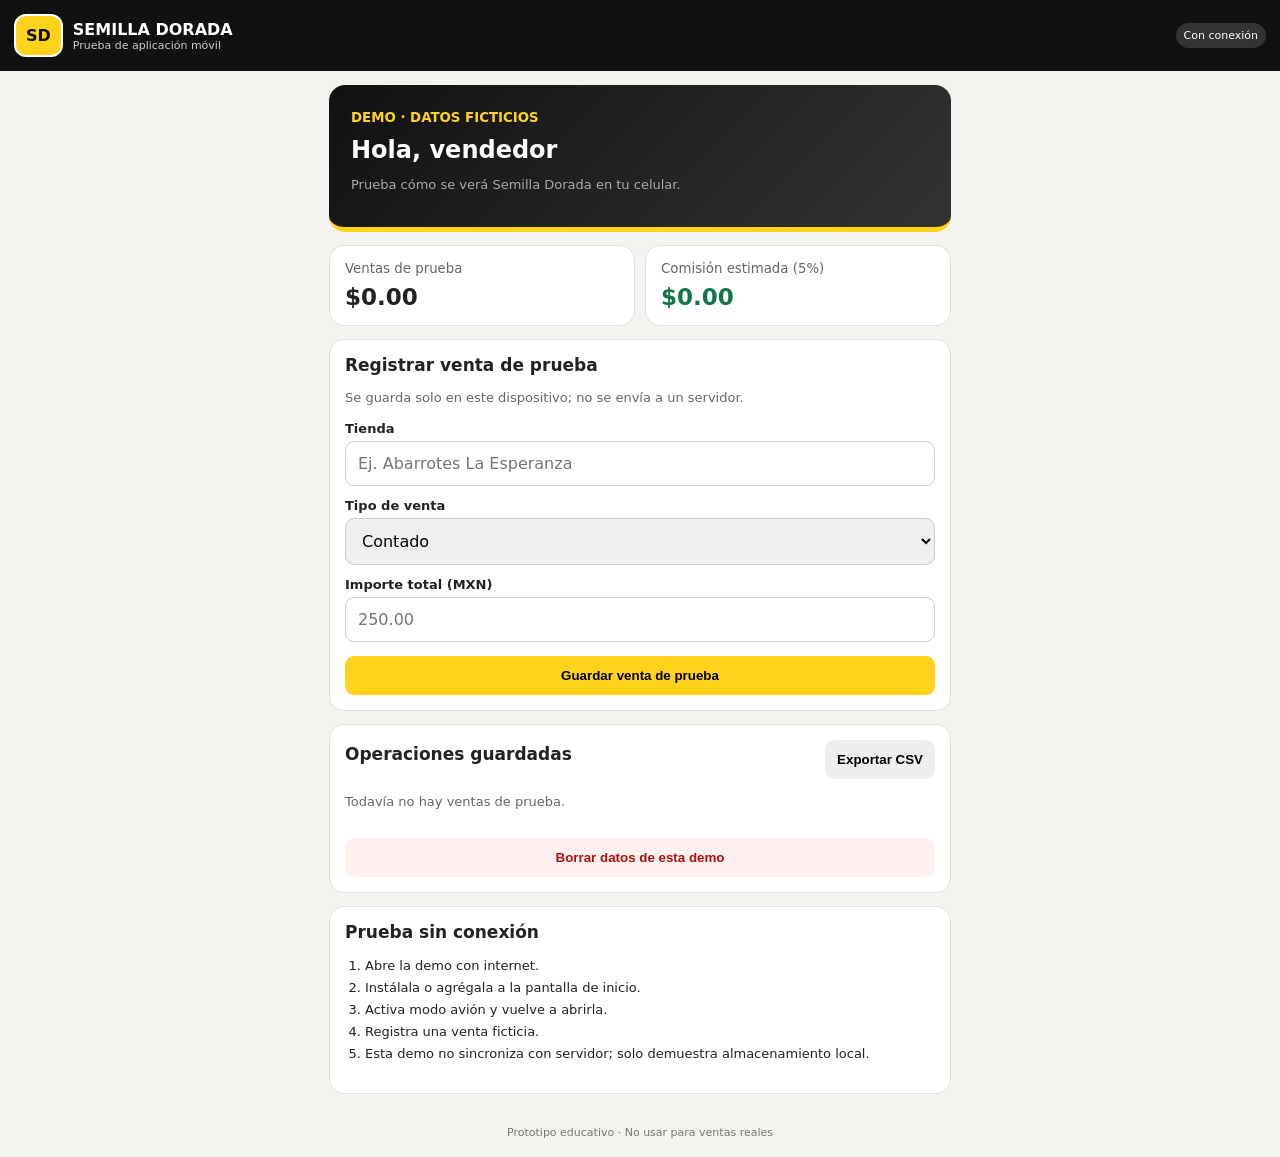
<file: index.html>
<!doctype html><html lang="es"><head><meta charset="utf-8"><meta name="viewport" content="width=device-width,initial-scale=1"><meta name="theme-color" content="#111111"><title>Semilla Dorada · Demo</title><link rel="manifest" href="manifest.webmanifest"><link rel="stylesheet" href="styles.css"></head><body>
<header><div class="logo">SD</div><div><b>SEMILLA DORADA</b><small>Prueba de aplicación móvil</small></div><span id="network">Comprobando…</span></header>
<main><section class="hero"><small>DEMO · DATOS FICTICIOS</small><h1>Hola, vendedor</h1><p>Prueba cómo se verá Semilla Dorada en tu celular.</p></section>
<section class="stats"><article><small>Ventas de prueba</small><strong id="total">$0.00</strong></article><article><small>Comisión estimada (5%)</small><strong id="commission">$0.00</strong></article></section>
<section class="card"><h2>Registrar venta de prueba</h2><p class="muted">Se guarda solo en este dispositivo; no se envía a un servidor.</p><form id="form"><label>Tienda</label><input id="store" required placeholder="Ej. Abarrotes La Esperanza"><label>Tipo de venta</label><select id="type"><option>Contado</option><option>Crédito</option></select><label>Importe total (MXN)</label><input id="amount" type="number" min=".01" step=".01" required placeholder="250.00"><button>Guardar venta de prueba</button></form><p id="notice" class="notice" hidden></p></section>
<section class="card"><div class="line"><h2>Operaciones guardadas</h2><button type="button" id="export" class="secondary">Exportar CSV</button></div><div id="list"></div><button type="button" id="clear" class="danger">Borrar datos de esta demo</button></section>
<section class="card"><h2>Prueba sin conexión</h2><ol><li>Abre la demo con internet.</li><li>Instálala o agrégala a la pantalla de inicio.</li><li>Activa modo avión y vuelve a abrirla.</li><li>Registra una venta ficticia.</li><li>Esta demo no sincroniza con servidor; solo demuestra almacenamiento local.</li></ol></section></main><footer>Prototipo educativo · No usar para ventas reales</footer><script src="app.js"></script></body></html>
</file>
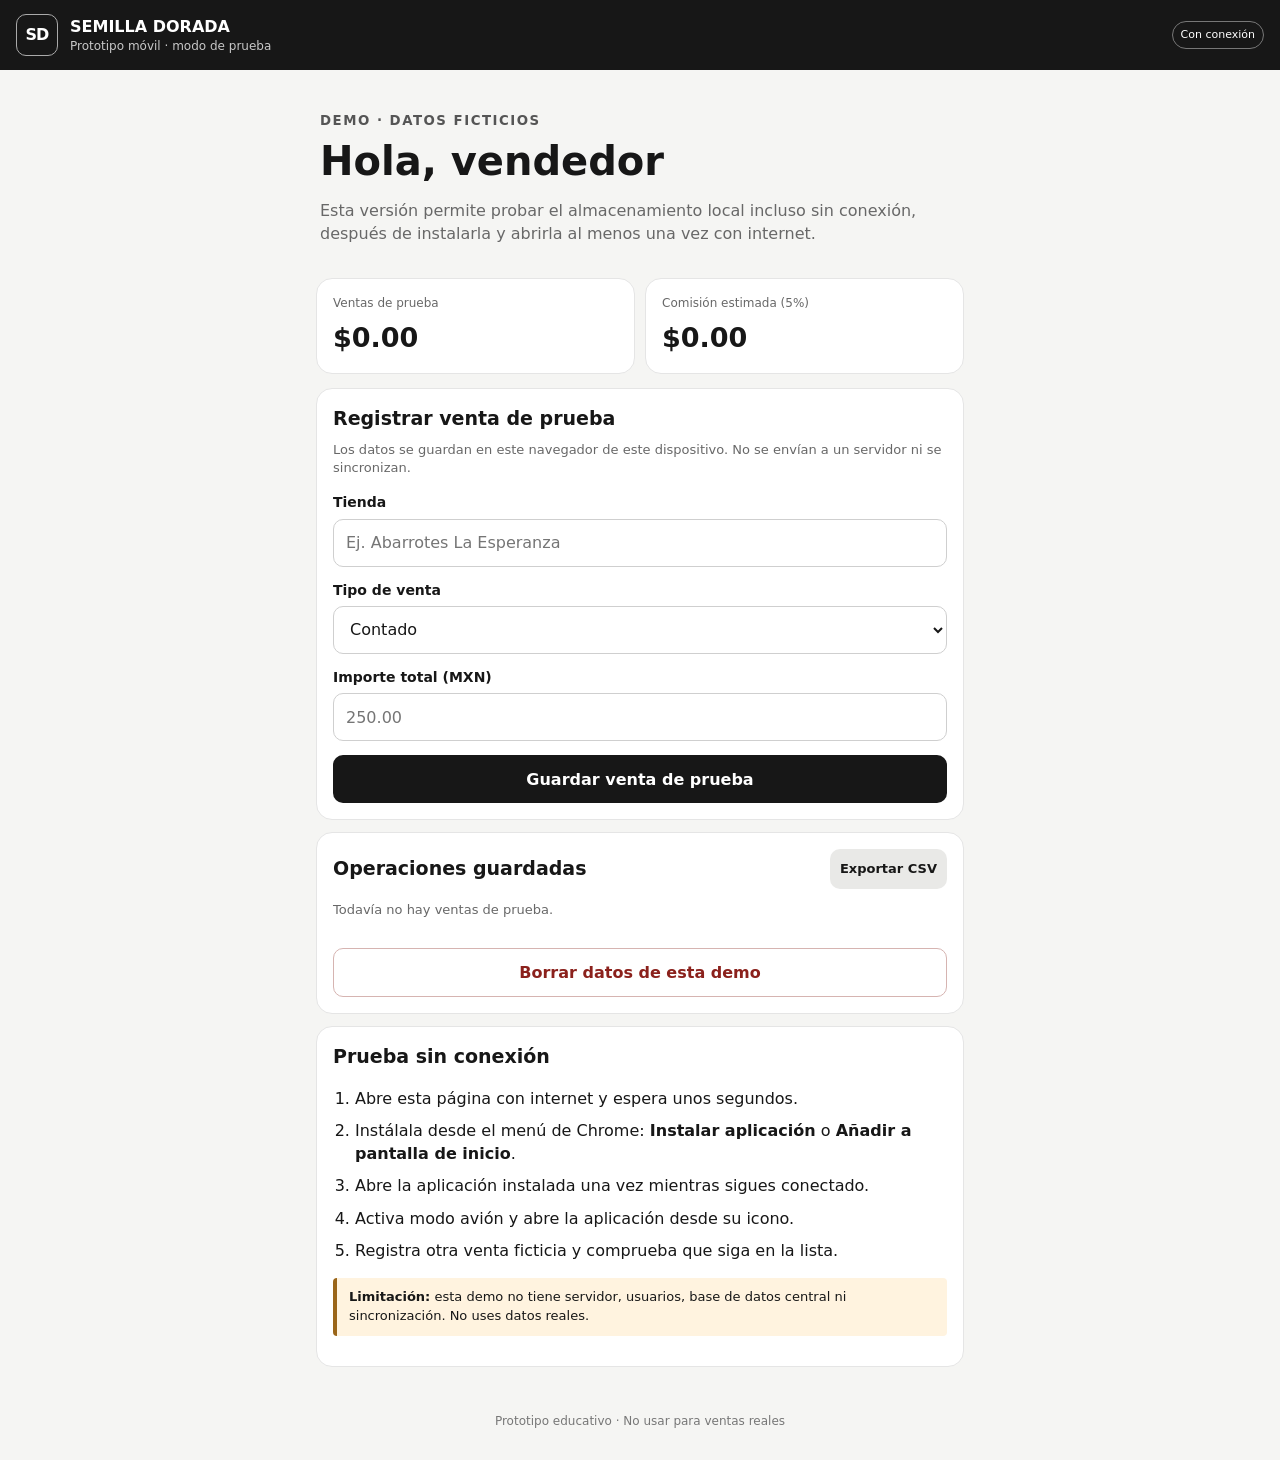
<file: Semilla_Dorada_PWA_Offline/index.html>
<!doctype html>
<html lang="es">
<head>
  <meta charset="utf-8">
  <meta name="viewport" content="width=device-width,initial-scale=1,viewport-fit=cover">
  <meta name="theme-color" content="#171717">
  <meta name="description" content="Prototipo de prueba sin conexión de Semilla Dorada">
  <title>Semilla Dorada · Prueba sin conexión</title>
  <link rel="manifest" href="./manifest.webmanifest">
  <link rel="icon" href="./icon.svg" type="image/svg+xml">
  <link rel="stylesheet" href="./styles.css">
</head>
<body>
<header>
  <div class="logo">SD</div>
  <div class="brand"><b>SEMILLA DORADA</b><small>Prototipo móvil · modo de prueba</small></div>
  <span id="network" class="status">Comprobando…</span>
</header>
<main>
  <section class="hero">
    <small>DEMO · DATOS FICTICIOS</small>
    <h1>Hola, vendedor</h1>
    <p>Esta versión permite probar el almacenamiento local incluso sin conexión, después de instalarla y abrirla al menos una vez con internet.</p>
  </section>
  <section class="stats">
    <article><small>Ventas de prueba</small><strong id="total">$0.00</strong></article>
    <article><small>Comisión estimada (5%)</small><strong id="commission">$0.00</strong></article>
  </section>
  <section class="card">
    <h2>Registrar venta de prueba</h2>
    <p class="muted">Los datos se guardan en este navegador de este dispositivo. No se envían a un servidor ni se sincronizan.</p>
    <form id="form">
      <label for="store">Tienda</label><input id="store" required maxlength="100" placeholder="Ej. Abarrotes La Esperanza">
      <label for="type">Tipo de venta</label><select id="type"><option>Contado</option><option>Crédito</option></select>
      <label for="amount">Importe total (MXN)</label><input id="amount" type="number" min="0.01" step="0.01" required placeholder="250.00" inputmode="decimal">
      <button type="submit">Guardar venta de prueba</button>
    </form>
    <p id="notice" class="notice" role="status" hidden></p>
  </section>
  <section class="card">
    <div class="line"><h2>Operaciones guardadas</h2><button type="button" id="export" class="secondary">Exportar CSV</button></div>
    <div id="list"></div>
    <button type="button" id="clear" class="danger">Borrar datos de esta demo</button>
  </section>
  <section class="card">
    <h2>Prueba sin conexión</h2>
    <ol>
      <li>Abre esta página con internet y espera unos segundos.</li>
      <li>Instálala desde el menú de Chrome: <b>Instalar aplicación</b> o <b>Añadir a pantalla de inicio</b>.</li>
      <li>Abre la aplicación instalada una vez mientras sigues conectado.</li>
      <li>Activa modo avión y abre la aplicación desde su icono.</li>
      <li>Registra otra venta ficticia y comprueba que siga en la lista.</li>
    </ol>
    <p class="warning"><b>Limitación:</b> esta demo no tiene servidor, usuarios, base de datos central ni sincronización. No uses datos reales.</p>
  </section>
</main>
<footer>Prototipo educativo · No usar para ventas reales</footer>
<script src="./app.js"></script>
</body>
</html>
</file>
<file: styles.css>
:root{--gold:#ffd21c;--dark:#111;--bg:#f3f3f0}*{box-sizing:border-box}body{margin:0;background:var(--bg);font-family:system-ui,sans-serif;color:#222}header{background:var(--dark);color:#fff;padding:14px;display:flex;align-items:center;gap:10px;position:sticky;top:0}.logo{background:var(--gold);color:#111;font-weight:900;border:2px solid white;border-radius:12px;padding:10px}header small{display:block;color:#ccc;font-size:11px}#network{margin-left:auto;font-size:11px;background:#333;padding:6px 8px;border-radius:20px}main{max-width:650px;margin:auto;padding:14px;display:grid;gap:13px}.hero{background:linear-gradient(135deg,#111,#333);color:white;border-bottom:5px solid var(--gold);padding:22px;border-radius:16px}.hero small{color:var(--gold);font-weight:800}.hero h1{margin:10px 0}.hero p,.muted{color:#aaa;font-size:13px}.stats{display:grid;grid-template-columns:1fr 1fr;gap:10px}.stats article,.card{background:white;padding:15px;border:1px solid #e1e1dc;border-radius:15px}.stats small{display:block;color:#666}.stats strong{display:block;font-size:23px;margin-top:8px}.stats article:nth-child(2) strong{color:#137547}h2{font-size:17px;margin:0 0 10px}.muted{color:#666;line-height:1.5}label{display:block;font-size:13px;font-weight:700;margin:12px 0 5px}input,select{width:100%;padding:12px;border:1px solid #ccc;border-radius:9px;font:inherit}button{width:100%;padding:12px;border:0;border-radius:9px;background:var(--gold);font-weight:800;margin-top:14px}.secondary{width:auto;background:#eee;margin:0}.danger{background:#fff0f0;color:#a11}.line{display:flex;align-items:center;justify-content:space-between;gap:8px}.sale{padding:10px 0;border-bottom:1px solid #eee;display:flex;justify-content:space-between;gap:8px}.sale small{display:block;color:#666;margin-top:4px}.notice{background:#e8f7ed;color:#14532d;padding:10px;border-radius:8px;font-size:13px}ol{padding-left:20px;font-size:13px;line-height:1.7}footer{text-align:center;color:#777;font-size:11px;padding:18px}
</file>
<file: Semilla_Dorada_PWA_Offline/styles.css>
*{box-sizing:border-box} :root{color-scheme:light;--ink:#171717;--muted:#686868;--line:#e5e5e5;--paper:#f5f5f3;--white:#fff;--red:#a7332a}body{margin:0;background:var(--paper);color:var(--ink);font:16px/1.45 system-ui,-apple-system,BlinkMacSystemFont,"Segoe UI",sans-serif}header{display:flex;align-items:center;gap:12px;padding:14px max(16px,env(safe-area-inset-left));background:#171717;color:#fff;position:sticky;top:0;z-index:2}.logo{width:42px;height:42px;display:grid;place-items:center;border:1px solid #aaa;border-radius:10px;font-weight:900;letter-spacing:-1px}.brand{display:flex;flex-direction:column;min-width:0}.brand small{color:#c8c8c8;font-size:12px}.status{margin-left:auto;font-size:11px;border:1px solid #777;border-radius:20px;padding:5px 8px;white-space:nowrap}main{max-width:680px;margin:auto;padding:16px}.hero{padding:22px 4px 16px}.hero small{font-weight:800;letter-spacing:1.5px;color:#555}.hero h1{font-size:clamp(28px,7vw,40px);line-height:1.1;margin:8px 0}.hero p,.muted{color:var(--muted)}.stats{display:grid;grid-template-columns:1fr 1fr;gap:10px;margin-bottom:14px}.stats article,.card{background:var(--white);border:1px solid var(--line);border-radius:16px;padding:16px}.stats small{display:block;color:var(--muted);font-size:12px}.stats strong{display:block;font-size:clamp(20px,5vw,27px);margin-top:6px;overflow-wrap:anywhere}.card{margin:12px 0}.card h2{font-size:19px;margin:0 0 8px}.card p{margin:8px 0 14px}.muted{font-size:13px}label{display:block;font-weight:650;font-size:14px;margin:13px 0 6px}input,select{display:block;width:100%;min-height:48px;border:1px solid #cfcfcf;border-radius:10px;padding:11px 12px;font:inherit;background:#fff;color:var(--ink)}button{width:100%;min-height:48px;border:0;border-radius:10px;background:var(--ink);color:#fff;font:inherit;font-weight:750;padding:12px;margin-top:14px;cursor:pointer}button:focus-visible,input:focus-visible,select:focus-visible{outline:3px solid #888;outline-offset:2px}.secondary{width:auto;min-height:40px;margin:0;padding:8px 10px;background:#e9e9e7;color:#171717;font-size:13px}.danger{background:#fff;color:#8b211c;border:1px solid #d6b4b1}.line{display:flex;justify-content:space-between;align-items:center;gap:10px;margin-bottom:12px}.line h2{margin:0}.sale{display:flex;justify-content:space-between;align-items:center;gap:12px;padding:12px 0;border-bottom:1px solid var(--line)}.sale:last-child{border-bottom:0}.sale div{min-width:0}.sale b,.sale small{display:block;overflow-wrap:anywhere}.sale small{font-size:12px;color:var(--muted);margin-top:3px}.sale>strong{white-space:nowrap}.notice{background:#efefec;padding:11px;border-radius:9px;font-size:13px}.warning{background:#fff3df;border-left:4px solid #9a6518;padding:10px 12px;border-radius:4px;font-size:13px}ol{padding-left:22px}li{margin:9px 0}footer{text-align:center;color:#777;font-size:12px;padding:18px 12px 30px}@media(max-width:370px){header{gap:8px;padding:12px}.status{font-size:10px;padding:4px 6px}.stats{gap:7px}.stats article{padding:12px}.card{padding:13px}.line{align-items:flex-start;flex-direction:column}.secondary{width:100%}}
</file>
